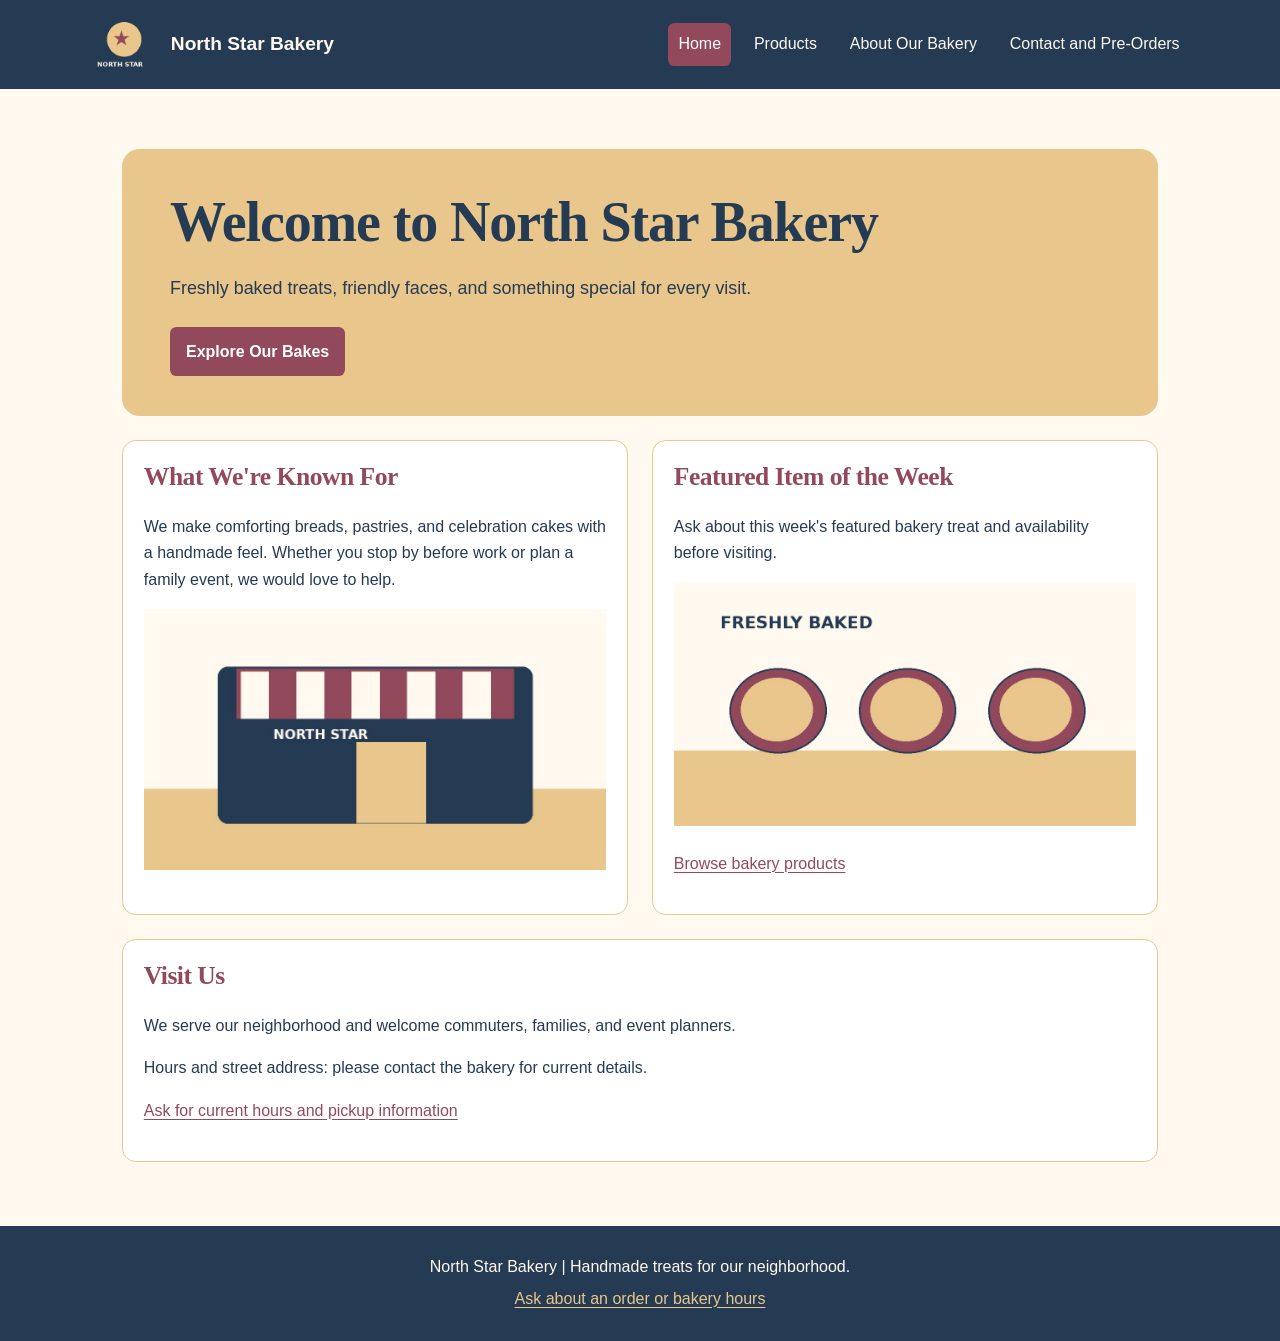
<file: index.html>
<!DOCTYPE html>
<html lang="en">
<head>
  <meta charset="UTF-8">
  <meta name="viewport" content="width=device-width, initial-scale=1.0">
  <meta name="description" content="Welcome at North Star Bakery, a neighborhood bakery.">
  <title>Welcome | North Star Bakery</title>
  <link rel="stylesheet" href="styles.css">
</head>
<body>
  <header>
    <div class="header-inner">
    <a class="brand" href="index.html" aria-label="North Star Bakery home">
      <img src="assets/bakery-logo.png" alt="North Star Bakery logo" width="160">
      <span>North Star Bakery</span>
    </a>
      <nav aria-label="Main navigation">
        <ul>
          <li><a href="index.html" aria-current="page">Home</a></li>
          <li><a href="products.html">Products</a></li>
          <li><a href="about.html">About Our Bakery</a></li>
          <li><a href="contact.html">Contact and Pre-Orders</a></li>
        </ul>
      </nav>
    </div>
  </header>
  <main>
    <div class="hero">
      <h1>Welcome to North Star Bakery</h1>
      <p class="lead">Freshly baked treats, friendly faces, and something special for every visit.</p>
      <a class="cta" href="products.html">Explore Our Bakes</a>
    </div>
    <div class="content-grid">
    <section aria-labelledby="known-for">
      <h2 id="known-for">What We're Known For</h2>
      <p>We make comforting breads, pastries, and celebration cakes with a handmade feel. Whether you stop by before work or plan a family event, we would love to help.</p>
      <img src="assets/bakery-storefront.jpg" alt="Storefront entrance of North Star Bakery" width="540">
    </section>
    <section aria-labelledby="weekly-feature">
      <h2 id="weekly-feature">Featured Item of the Week</h2>
      <p>Ask about this week's featured bakery treat and availability before visiting.</p>
      <picture>
        <source media="(max-width: 600px)" srcset="assets/bakery-feature-small.jpg">
        <img src="assets/bakery-feature-large.jpg" alt="Featured freshly baked bakery item on display" width="620">
      </picture>
      <p><a href="products.html">Browse bakery products</a></p>
    </section>
    <section aria-labelledby="visit">
      <h2 id="visit">Visit Us</h2>
      <p>We serve our neighborhood and welcome commuters, families, and event planners.</p>
      <p>Hours and street address: please contact the bakery for current details.</p>
      <p><a href="contact.html">Ask for current hours and pickup information</a></p>
    </section>
    </div>
  </main>
  <footer>
    <p>North Star Bakery | Handmade treats for our neighborhood.</p>
    <p><a href="contact.html">Ask about an order or bakery hours</a></p>
  </footer>
  <script src="script.js" defer></script>
</body>
</html>
</file>
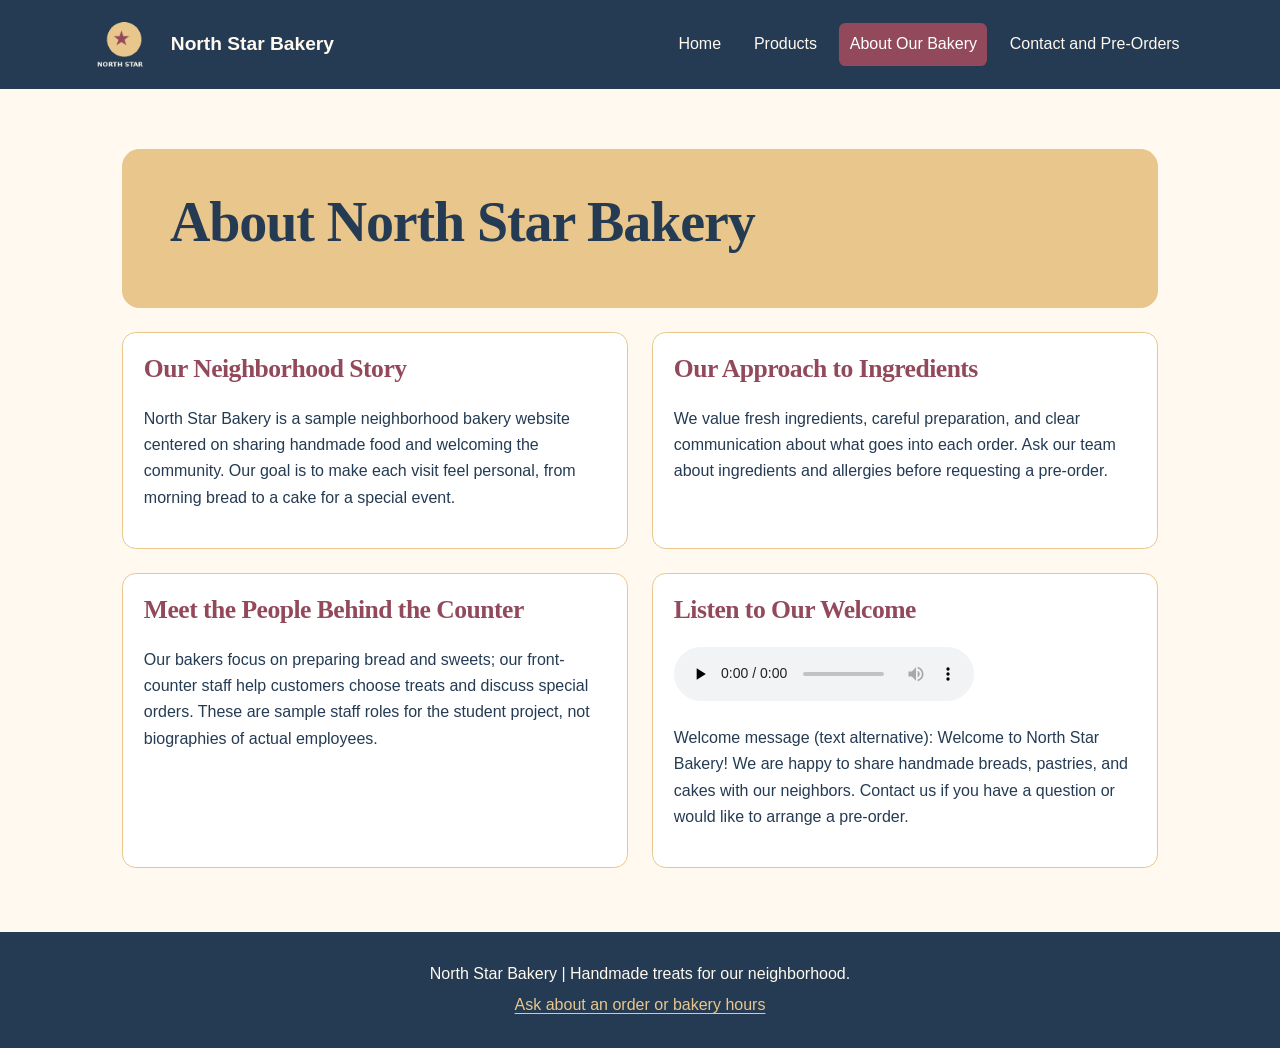
<file: about.html>
<!DOCTYPE html>
<html lang="en">
<head>
  <meta charset="UTF-8">
  <meta name="viewport" content="width=device-width, initial-scale=1.0">
  <meta name="description" content="About at North Star Bakery, a neighborhood bakery.">
  <title>About | North Star Bakery</title>
  <link rel="stylesheet" href="styles.css">
</head>
<body>
  <header>
    <div class="header-inner">
    <a class="brand" href="index.html" aria-label="North Star Bakery home">
      <img src="assets/bakery-logo.png" alt="North Star Bakery logo" width="160">
      <span>North Star Bakery</span>
    </a>
      <nav aria-label="Main navigation">
        <ul>
          <li><a href="index.html">Home</a></li>
          <li><a href="products.html">Products</a></li>
          <li><a href="about.html" aria-current="page">About Our Bakery</a></li>
          <li><a href="contact.html">Contact and Pre-Orders</a></li>
        </ul>
      </nav>
    </div>
  </header>
  <main>
    <div class="hero"><h1>About North Star Bakery</h1></div>
    <div class="content-grid">
    <section aria-labelledby="story">
      <h2 id="story">Our Neighborhood Story</h2>
      <p>North Star Bakery is a sample neighborhood bakery website centered on sharing handmade food and welcoming the community. Our goal is to make each visit feel personal, from morning bread to a cake for a special event.</p>
    </section>
    <section aria-labelledby="sourcing">
      <h2 id="sourcing">Our Approach to Ingredients</h2>
      <p>We value fresh ingredients, careful preparation, and clear communication about what goes into each order. Ask our team about ingredients and allergies before requesting a pre-order.</p>
    </section>
    <section aria-labelledby="team">
      <h2 id="team">Meet the People Behind the Counter</h2>
      <p>Our bakers focus on preparing bread and sweets; our front-counter staff help customers choose treats and discuss special orders. These are sample staff roles for the student project, not biographies of actual employees.</p>
    </section>
    <section aria-labelledby="welcome-audio">
      <h2 id="welcome-audio">Listen to Our Welcome</h2>
      <audio controls preload="none">
        <source src="assets/bakery-welcome.mp3" type="audio/mpeg">
        Your browser does not support audio playback. Please read the welcome message below.
      </audio>
      <p>Welcome message (text alternative): Welcome to North Star Bakery! We are happy to share handmade breads, pastries, and cakes with our neighbors. Contact us if you have a question or would like to arrange a pre-order.</p>
    </section>
    </div>
  </main>
  <footer>
    <p>North Star Bakery | Handmade treats for our neighborhood.</p>
    <p><a href="contact.html">Ask about an order or bakery hours</a></p>
  </footer>
  <script src="script.js" defer></script>
</body>
</html>
</file>
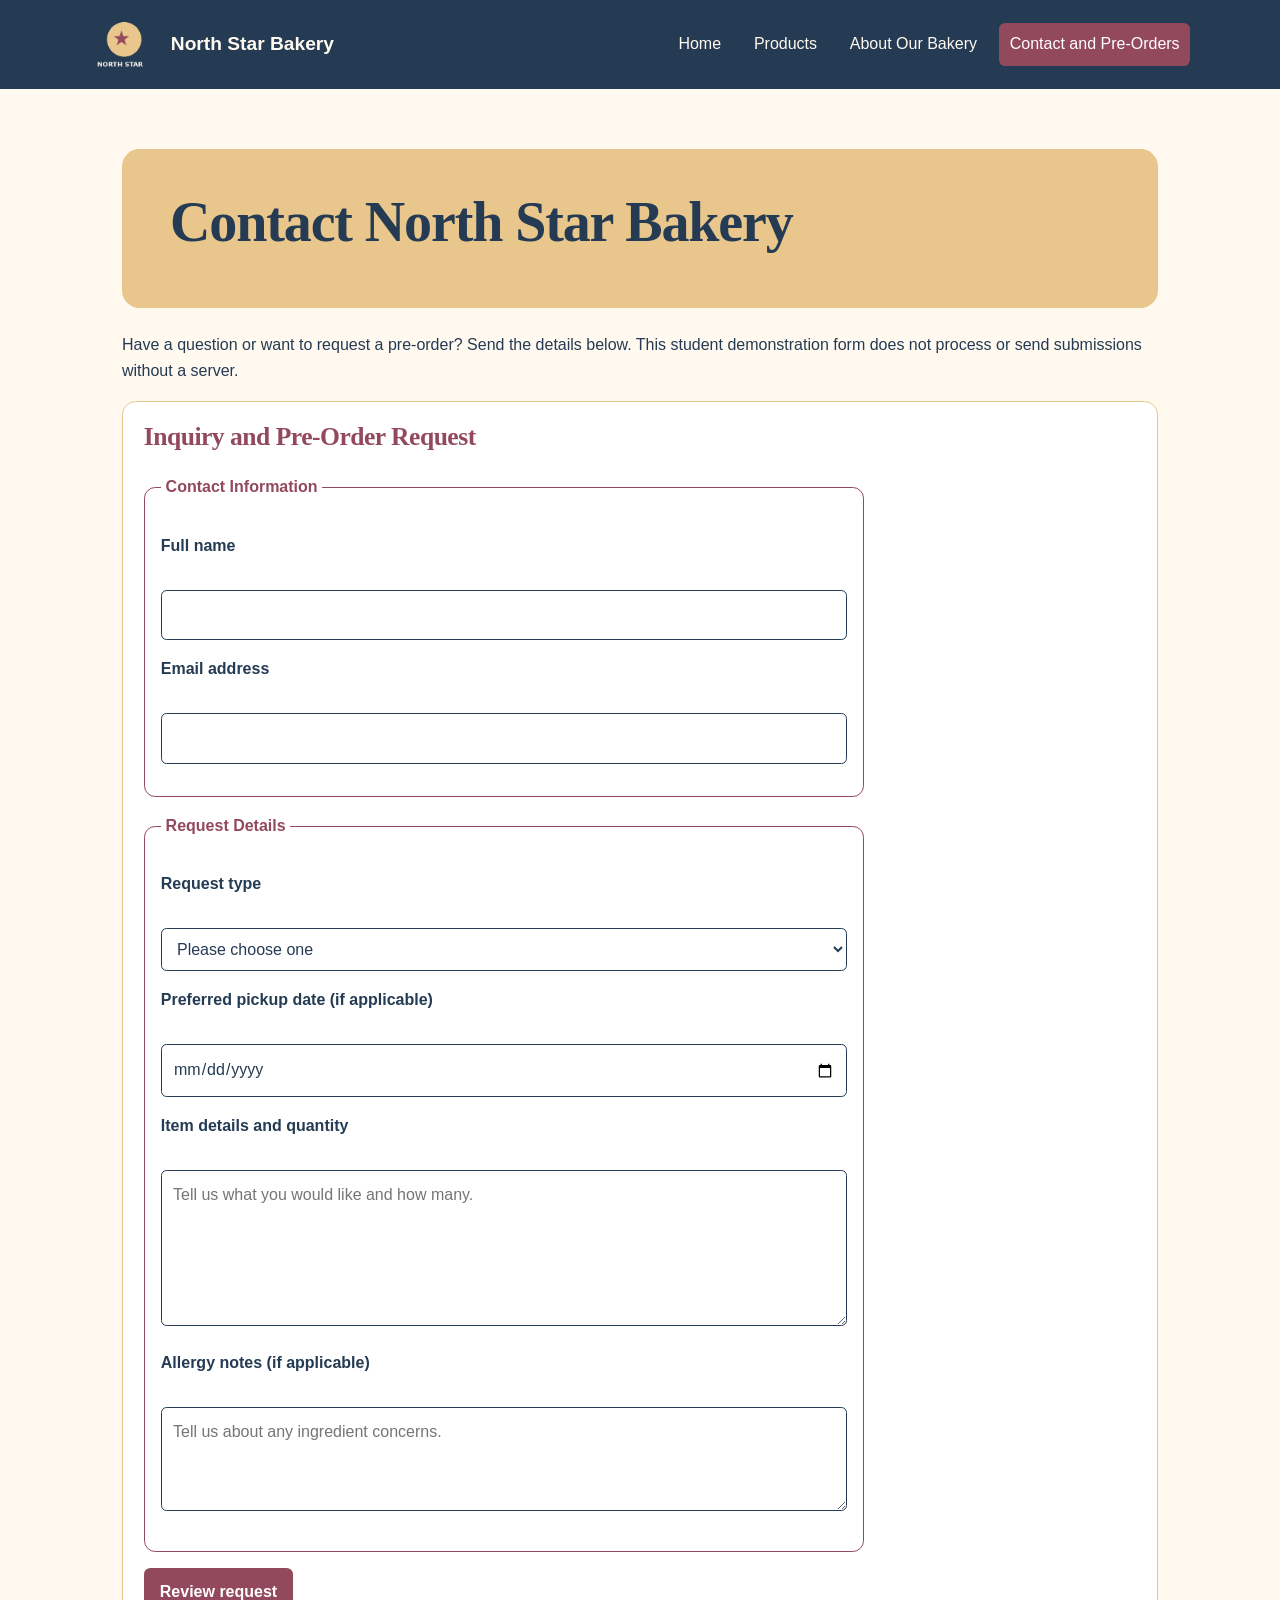
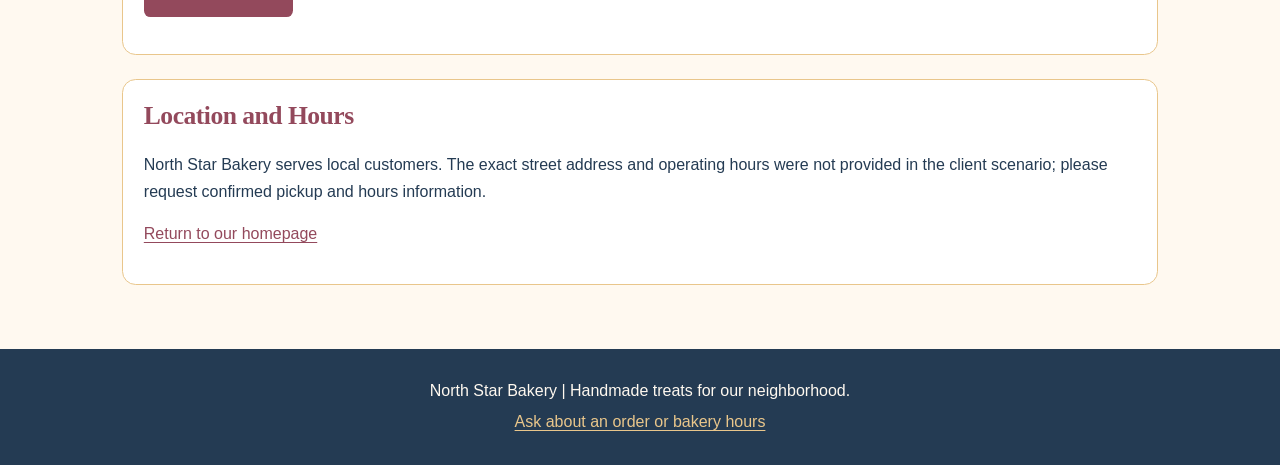
<file: contact.html>
<!DOCTYPE html>

<html lang="en">
<head>
<meta charset="utf-8"/>
<meta content="width=device-width, initial-scale=1.0" name="viewport"/>
<meta content="Contact and Pre-Orders at North Star Bakery, a neighborhood bakery." name="description"/>
<title>Contact and Pre-Orders | North Star Bakery</title>
<link href="styles.css" rel="stylesheet"/>
</head>
<body>
<header>
<div class="header-inner">
<a aria-label="North Star Bakery home" class="brand" href="index.html">
<img alt="North Star Bakery logo" src="assets/bakery-logo.png" width="160"/>
<span>North Star Bakery</span>
</a>
<nav aria-label="Main navigation">
<ul>
<li><a href="index.html">Home</a></li>
<li><a href="products.html">Products</a></li>
<li><a href="about.html">About Our Bakery</a></li>
<li><a aria-current="page" href="contact.html">Contact and Pre-Orders</a></li>
</ul>
</nav>
</div>
</header>
<main>
<div class="hero"><h1>Contact North Star Bakery</h1></div>
<p>Have a question or want to request a pre-order? Send the details below. This student demonstration form does not process or send submissions without a server.</p>
<div class="content-grid">
<section aria-labelledby="inquiry" class="wide">
<h2 id="inquiry">Inquiry and Pre-Order Request</h2>
<form action="#" id="bakery-contact-form" method="post" novalidate="">
<fieldset>
<legend>Contact Information</legend>
<p><label for="customer-name">Full name</label><br/>
<input aria-describedby="customer-name-error" autocomplete="name" id="customer-name" minlength="2" name="customer_name" required="" type="text"/><span aria-live="polite" class="field-error" id="customer-name-error"></span></p>
<p><label for="customer-email">Email address</label><br/>
<input aria-describedby="customer-email-error" autocomplete="email" id="customer-email" name="customer_email" required="" type="email"/><span aria-live="polite" class="field-error" id="customer-email-error"></span></p>
</fieldset>
<fieldset>
<legend>Request Details</legend>
<p><label for="request-type">Request type</label><br/>
<select aria-describedby="request-type-error" id="request-type" name="request_type" required="">
<option value="">Please choose one</option>
<option value="preorder">Pre-order request</option>
<option value="question">General question</option>
</select><span aria-live="polite" class="field-error" id="request-type-error"></span></p>
<p><label for="pickup-date">Preferred pickup date (if applicable)</label><br/>
<input id="pickup-date" name="pickup_date" type="date"/></p>
<p><label for="item-details">Item details and quantity</label><br/>
<textarea aria-describedby="item-details-error" cols="45" id="item-details" minlength="10" name="item_details" placeholder="Tell us what you would like and how many." required="" rows="5"></textarea><span aria-live="polite" class="field-error" id="item-details-error"></span></p>
<p><label for="allergy-notes">Allergy notes (if applicable)</label><br/>
<textarea cols="45" id="allergy-notes" name="allergy_notes" placeholder="Tell us about any ingredient concerns." rows="3"></textarea></p>
</fieldset>
<p><button type="submit">Review request</button></p>
<p aria-live="polite" class="form-status" id="form-status"></p></form>
</section>
<section aria-labelledby="location-hours">
<h2 id="location-hours">Location and Hours</h2>
<p>North Star Bakery serves local customers. The exact street address and operating hours were not provided in the client scenario; please request confirmed pickup and hours information.</p>
<p><a href="index.html">Return to our homepage</a></p>
</section>
</div>
</main>
<footer>
<p>North Star Bakery | Handmade treats for our neighborhood.</p>
<p><a href="contact.html">Ask about an order or bakery hours</a></p>
</footer>
<script defer="" src="script.js"></script>
</body>
</html>
</file>
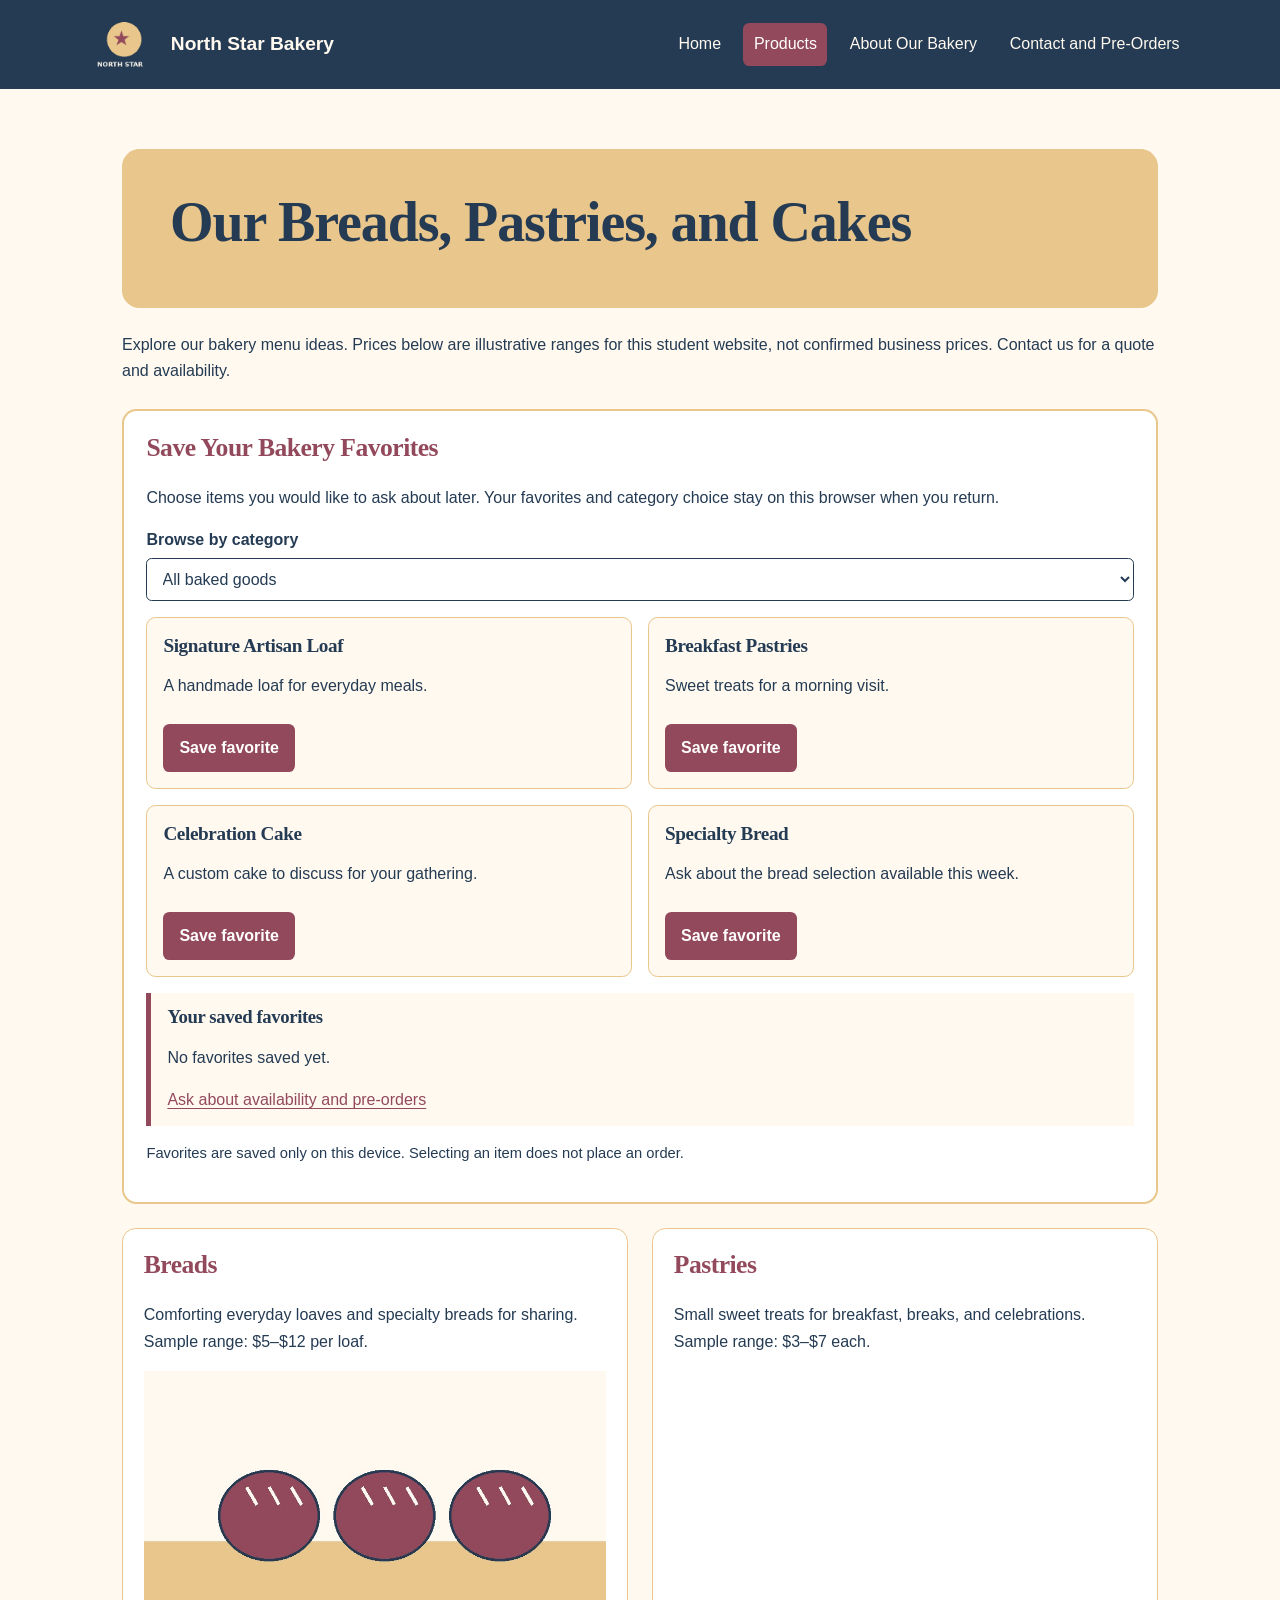
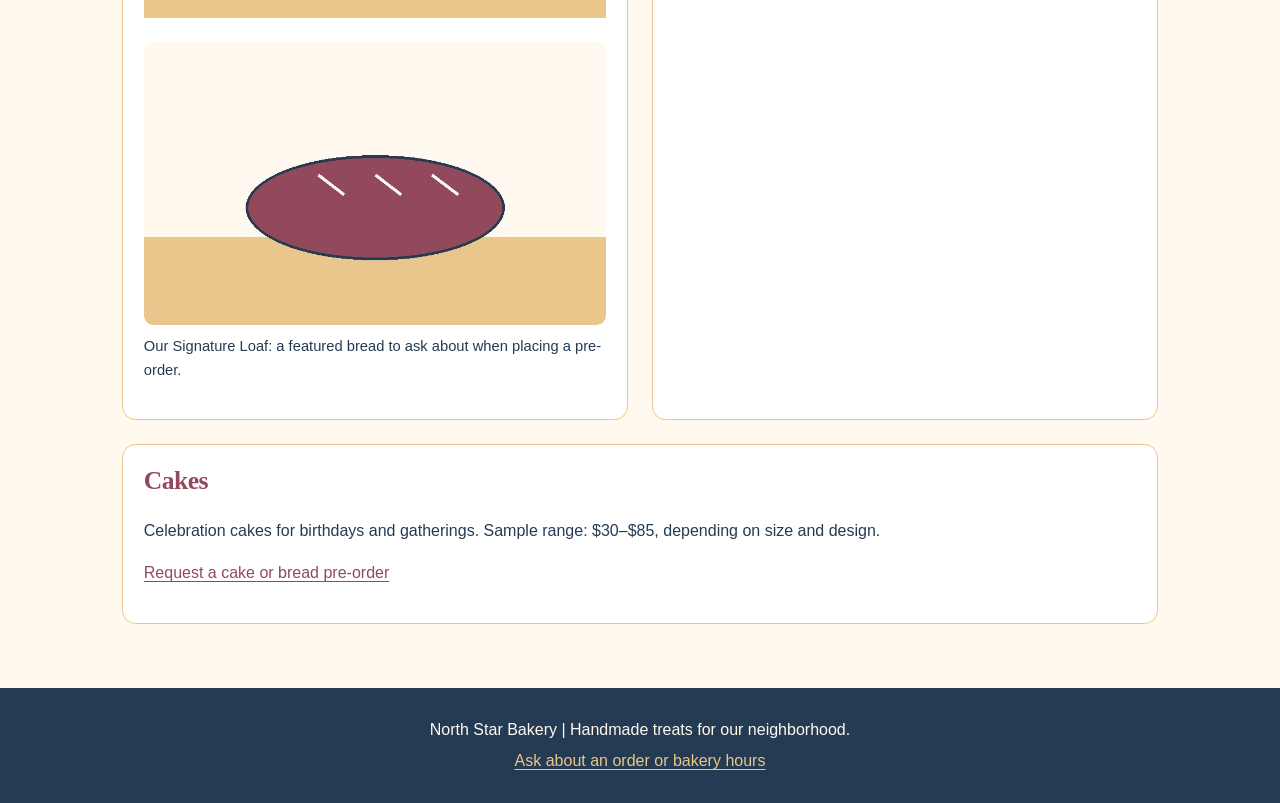
<file: products.html>
<!DOCTYPE html>
<html lang="en">
<head>
  <meta charset="UTF-8">
  <meta name="viewport" content="width=device-width, initial-scale=1.0">
  <meta name="description" content="Products at North Star Bakery, a neighborhood bakery.">
  <title>Products | North Star Bakery</title>
  <link rel="stylesheet" href="styles.css">
</head>
<body>
  <header>
    <div class="header-inner">
    <a class="brand" href="index.html" aria-label="North Star Bakery home">
      <img src="assets/bakery-logo.png" alt="North Star Bakery logo" width="160">
      <span>North Star Bakery</span>
    </a>
      <nav aria-label="Main navigation">
        <ul>
          <li><a href="index.html">Home</a></li>
          <li><a href="products.html" aria-current="page">Products</a></li>
          <li><a href="about.html">About Our Bakery</a></li>
          <li><a href="contact.html">Contact and Pre-Orders</a></li>
        </ul>
      </nav>
    </div>
  </header>
  <main>
    <div class="hero"><h1>Our Breads, Pastries, and Cakes</h1></div>
    <p>Explore our bakery menu ideas. Prices below are illustrative ranges for this student website, not confirmed business prices. Contact us for a quote and availability.</p>

    <section class="favorites-panel" aria-labelledby="favorites-heading">
      <h2 id="favorites-heading">Save Your Bakery Favorites</h2>
      <p>Choose items you would like to ask about later. Your favorites and category choice stay on this browser when you return.</p>
      <label for="category-filter">Browse by category</label>
      <select id="category-filter"><option value="all">All baked goods</option><option value="bread">Breads</option><option value="pastry">Pastries</option><option value="cake">Cakes</option></select>
      <div id="bakery-items" class="item-grid" aria-label="Bakery items"></div>
      <div class="saved-summary" aria-live="polite" aria-atomic="true"><h3>Your saved favorites</h3><p id="favorite-summary">No favorites saved yet.</p><a href="contact.html">Ask about availability and pre-orders</a></div>
      <p class="note">Favorites are saved only on this device. Selecting an item does not place an order.</p>
    </section>
    <div class="content-grid">
    <section aria-labelledby="breads">
      <h2 id="breads">Breads</h2>
      <p>Comforting everyday loaves and specialty breads for sharing. Sample range: $5–$12 per loaf.</p>
      <img src="assets/bakery-bread.jpg" alt="Assortment of artisan bread loaves" width="550">
      <figure>
        <img src="assets/bakery-signature-loaf.jpg" alt="North Star Bakery signature artisan loaf" width="480">
        <figcaption>Our Signature Loaf: a featured bread to ask about when placing a pre-order.</figcaption>
      </figure>
    </section>
    <section aria-labelledby="pastries">
      <h2 id="pastries">Pastries</h2>
      <p>Small sweet treats for breakfast, breaks, and celebrations. Sample range: $3–$7 each.</p>
    </section>
    <section aria-labelledby="cakes">
      <h2 id="cakes">Cakes</h2>
      <p>Celebration cakes for birthdays and gatherings. Sample range: $30–$85, depending on size and design.</p>
      <p><a href="contact.html">Request a cake or bread pre-order</a></p>
    </section>
    </div>
  </main>
  <footer>
    <p>North Star Bakery | Handmade treats for our neighborhood.</p>
    <p><a href="contact.html">Ask about an order or bakery hours</a></p>
  </footer>
  <script src="script.js" defer></script>
</body>
</html>
</file>
<file: styles.css>
/* North Star Bakery: mobile-first design, shared by all four pages. */
:root {
  --cream: #fff9f0;
  --navy: #243b53;
  --berry: #93495c;
  --gold: #e9c68b;
}
* { box-sizing: border-box; }
html { scroll-behavior: smooth; }
body { margin: 0; background: var(--cream); color: var(--navy); font-family: Arial, Helvetica, sans-serif; line-height: 1.65; }
a { color: var(--berry); text-underline-offset: .2em; }
a:hover { text-decoration-thickness: 2px; }
a:focus-visible, input:focus-visible, select:focus-visible, textarea:focus-visible, button:focus-visible { outline: 3px solid var(--berry); outline-offset: 3px; }
img, picture { max-width: 100%; height: auto; }
header { background: var(--navy); color: var(--cream); padding: 1rem; }
.header-inner { max-width: 1100px; margin: 0 auto; display: flex; flex-direction: column; align-items: center; gap: 1rem; }
.brand { display: inline-flex; align-items: center; gap: .8rem; text-decoration: none; color: var(--cream); font-weight: 700; font-size: 1.2rem; }
.brand img { width: 68px; height: auto; }
nav ul { display: flex; flex-wrap: wrap; justify-content: center; gap: .35rem .75rem; padding: 0; margin: 0; list-style: none; }
nav a { display: block; padding: .5rem .65rem; color: var(--cream); text-decoration: none; border-radius: .4rem; }
nav a:hover, nav a[aria-current="page"] { background: var(--berry); color: white; }
main { max-width: 1100px; margin: 0 auto; padding: 1.25rem 1rem 3rem; }
h1, h2, h3 { font-family: Georgia, 'Times New Roman', serif; line-height: 1.2; letter-spacing: -.02em; }
h1 { font-size: clamp(2rem, 5vw, 3.5rem); margin: 0 0 .75rem; }
h2 { font-size: 1.6rem; color: var(--berry); margin-top: 0; }
.lead { font-size: 1.12rem; max-width: 65ch; margin-bottom: 1.5rem; }
.hero { background: var(--gold); border-radius: 1.1rem; padding: 1.6rem; margin: 1.25rem 0 1.5rem; }
.hero p { max-width: 67ch; }
.content-grid { display: flex; flex-direction: column; gap: 1.2rem; }
.content-grid > section, .content-grid > article, .panel { background: white; border: 1px solid #e9c68b; border-radius: .85rem; padding: 1.3rem; min-width: 0; }
.feature img, figure img, .panel img { border-radius: .6rem; display: block; }
figure { margin: 1rem 0; }
figcaption { font-size: .92rem; margin-top: .55rem; }
.cta, button { display: inline-block; padding: .7rem 1rem; background: var(--berry); color: white; border: 0; border-radius: .4rem; font: inherit; font-weight: 700; text-decoration: none; cursor: pointer; }
.cta:hover, button:hover { background: var(--navy); color: white; }
form { max-width: 720px; }
fieldset { border: 1px solid var(--berry); border-radius: .7rem; margin: 0 0 1rem; padding: 1rem; }
legend { color: var(--berry); font-weight: bold; padding: 0 .3rem; }
label { display: block; font-weight: 700; margin-bottom: .25rem; }
input, select, textarea { width: 100%; max-width: 100%; padding: .7rem; border: 1px solid var(--navy); border-radius: .35rem; font: inherit; background: white; color: var(--navy); }
textarea { resize: vertical; }
footer { background: var(--navy); color: var(--cream); padding: 1.5rem 1rem; text-align: center; }
footer a { color: var(--gold); }
footer p { margin: .3rem 0; }
.note { font-size: .92rem; }
@media (min-width: 760px) {
  .header-inner { flex-direction: row; justify-content: space-between; }
  nav ul { justify-content: flex-end; }
  main { padding: 2.5rem 2rem 4rem; }
  .hero { padding: 2.5rem 3rem; }
  .content-grid { flex-direction: row; flex-wrap: wrap; gap: 1.5rem; }
  .content-grid > section, .content-grid > article { flex: 1 1 calc(50% - 1.5rem); }
  .content-grid > section.wide { flex-basis: 100%; }
}
@media (prefers-reduced-motion: reduce) { html { scroll-behavior: auto; } }

/* Touchstone 4: category filtering, saved favorites, and field-level feedback. */
.favorites-panel { background: #fff; border: 2px solid var(--gold); border-radius: .9rem; padding: 1.4rem; margin: 1.5rem 0; }
.item-grid { display: flex; flex-direction: column; gap: 1rem; margin-top: 1rem; }
.item-card { padding: 1rem; border: 1px solid var(--gold); border-radius: .6rem; background: var(--cream); flex: 1 1 0; }
.item-card h3 { margin: 0 0 .5rem; font-size: 1.2rem; }
.item-card button { margin-top: .5rem; }
.saved-summary { background: var(--cream); border-left: 5px solid var(--berry); padding: .8rem 1rem; margin-top: 1rem; }
.saved-summary h3 { margin: 0; }
.field-error { display: block; color: var(--berry); font-weight: bold; font-size: .92rem; margin-top: .25rem; }
[aria-invalid="true"] { border: 2px solid var(--berry); }
.form-status { font-weight: bold; }
@media (min-width: 760px) { .item-grid { flex-direction: row; flex-wrap: wrap; } .item-card { flex: 1 1 calc(50% - 1rem); } }
</file>
